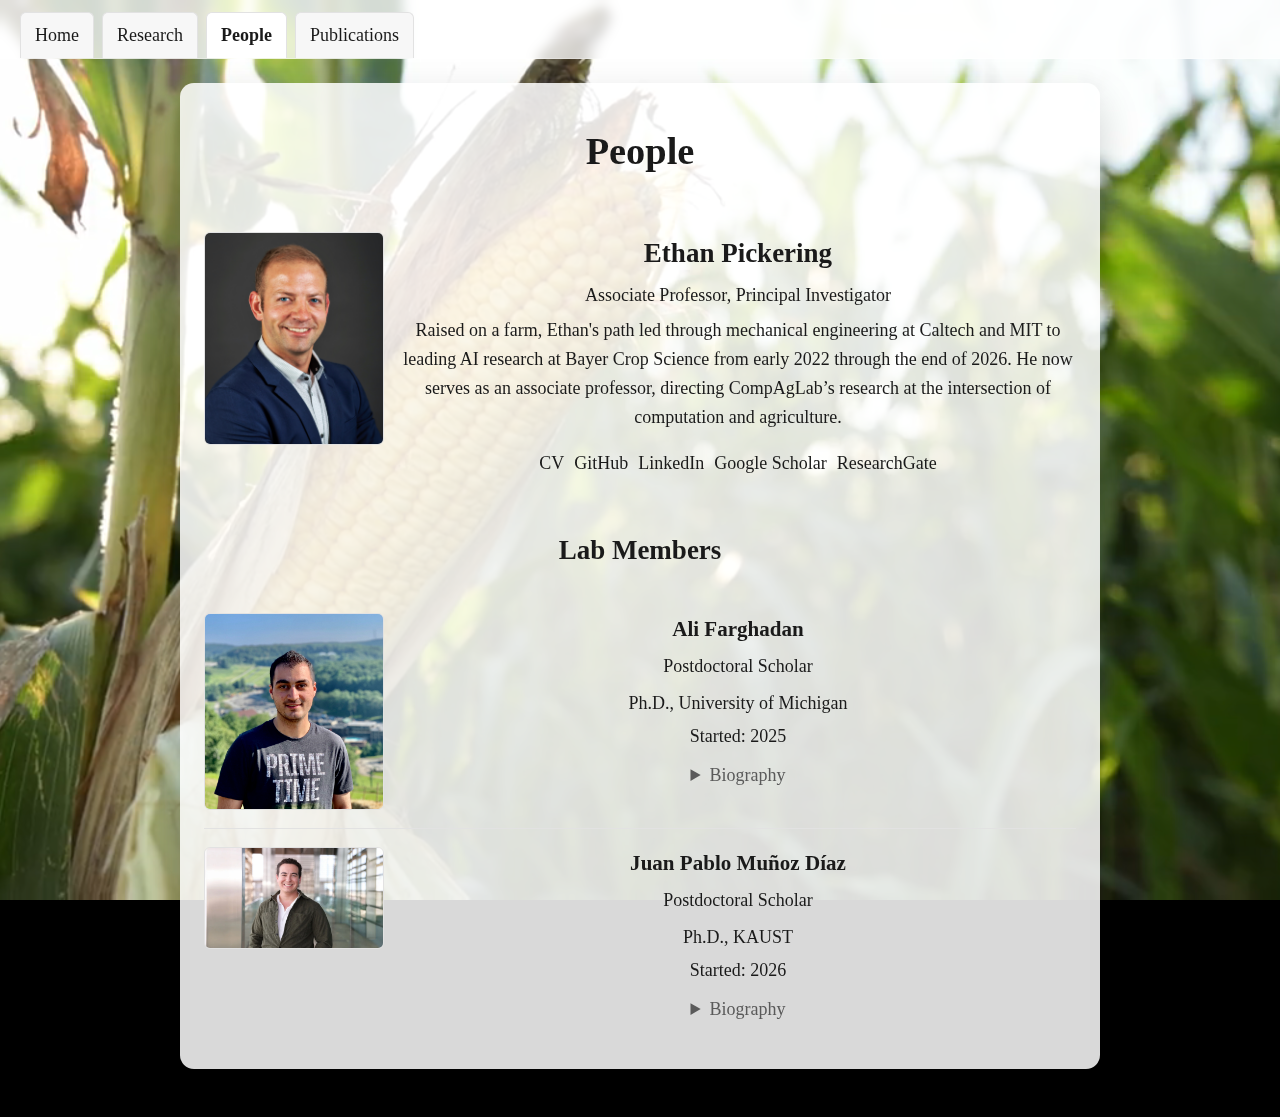
<file: people.html>
<!doctype html>
<html lang="en">
  <head>
    <meta charset="utf-8" />
    <meta name="viewport" content="width=device-width, initial-scale=1" />
    <title>People | CompAgLab</title>
    <link rel="stylesheet" href="styles.css" />
  </head>
  <body class="page-people">
    <div class="site-background" aria-hidden="true">
      <video autoplay muted loop playsinline poster="images/hero/corn-sunset-poster.jpg">
        <source src="videos/corn-sunset.mp4" type="video/mp4" />
      </video>
    </div>
    <header class="site-header">
      <nav aria-label="Primary">
        <ul>
          <li><a href="index.html">Home</a></li>
          <li><a href="research.html">Research</a></li>
          <li><a href="people.html" aria-current="page">People</a></li>
          <li><a href="publications.html">Publications</a></li>
        </ul>
      </nav>
    </header>
    <main>
      <div class="content-panel">
        <h1>People</h1>
        <section class="people-section">
        <article class="person-card">
          <div class="person-photo">
            <img src="images/people/ethan-pickering.JPG" alt="Ethan Pickering" />
          </div>
          <div class="person-meta">
            <h2>Ethan Pickering</h2>
            <p class="person-role">Associate Professor, Principal Investigator</p>
            <p>
              Raised on a farm, Ethan's path led through mechanical engineering
              at Caltech and MIT to leading AI research at Bayer Crop Science
              from early 2022 through the end of 2026. He now serves as an
              associate professor, directing CompAgLab’s research at the
              intersection of computation and agriculture.
            </p>
            <div class="person-links">
              <a href="files/Ethan_Pickering_Curriculum_Vitae.pdf" target="_blank" rel="noreferrer">CV</a>
              <a href="https://github.com/ethan-pickering" target="_blank" rel="noreferrer">GitHub</a>
              <a href="https://www.linkedin.com/in/ethanpickering/" target="_blank" rel="noreferrer">LinkedIn</a>
              <a href="https://scholar.google.com/citations?user=q3KI3-0AAAAJ&hl=en" target="_blank" rel="noreferrer">Google Scholar</a>
              <a href="https://www.researchgate.net/profile/Ethan_Pickering" target="_blank" rel="noreferrer">ResearchGate</a>
            </div>
          </div>
        </article>
        </section>

        <section class="people-section">
          <h2>Lab Members</h2>

        <article class="person-card">
          <div class="person-photo">
            <img src="images/people/ali-farghadan.jpg" alt="Ali Farghadan" />
          </div>
          <div class="person-meta">
            <h3>Ali Farghadan</h3>
            <p class="person-role">Postdoctoral Scholar</p>
            <ul class="person-facts">
              <li>Ph.D., University of Michigan</li>
              <li>Started: 2025</li>
            </ul>
            <details>
              <summary>Biography</summary>
              <p>
                My academic journey began at Sharif University of Technology
                (SUT), where I earned my B.Sc. in Mechanical Engineering. During
                my undergraduate studies, I developed a strong interest in
                computational fluid dynamics (CFD), inspired by the intricate
                interplay between programming, mathematical modeling, and
                physical principles. This passion guided me to Northern Arizona
                University (NAU) for my M.Sc. in Mechanical Engineering, where I
                explored interdisciplinary research at the intersection of
                mechanics and biology.
              </p>
              <p>
                At NAU, I focused on cardiovascular and respiratory flow
                modeling, where I used advanced computational tools to uncover
                new insights into particle dynamics and mass transport. My work
                resulted in several high-impact publications and collaborations
                with leading institutions, igniting my enthusiasm for leveraging
                computational approaches to solve complex problems.
              </p>
              <p>
                I completed a Ph.D. at the University of Michigan under the
                guidance of Dr. Aaron Towne. My research lies at the
                intersection of fluid dynamics, modal analysis, and
                high-performance computing, with a particular focus on
                developing scalable algorithms for analyzing dynamical systems.
                I designed RSVD-Delta t, an efficient algorithm that computes
                resolvent modes with linear scalability, addressing key
                challenges in fluid flow modeling. This algorithm uses
                parallelized computing libraries (PETSc and SLEPc) and has been
                extended to perform harmonic resolvent analysis, enabling
                analysis of periodic flows. This work integrates mathematical
                rigor, algorithmic efficiency, and computational precision to
                address longstanding challenges in fluid dynamics.
              </p>
              <p>
                Through my research, I have developed a deeper appreciation for
                the power of data-driven modeling, optimization, and statistical
                inference in uncovering patterns and solving real-world
                problems. My doctoral work has been guided by principles of
                optimization, from minimizing computational costs in large-scale
                simulations to leveraging data for model validation and
                enhancement. Additionally, my graduate coursework in machine
                learning, Bayesian modeling, and numerical methods has equipped
                me with a robust foundation for applying statistical tools and
                data-driven techniques to complex systems.
              </p>
              <p>
                My ultimate goal is to bridge the gap between computational
                mechanics and data science, contributing to both foundational
                research and practical applications. I am particularly excited
                about opportunities to explore interdisciplinary challenges
                where machine learning, optimization, and physics-based
                modeling converge, whether in fluid mechanics, biomechanics, or
                broader domains.
              </p>
              <p>
                I am now working on building Large Language Models for
                single-cell RNA expression prediction to help design better
                crops.
              </p>
              <p>
                Looking forward, I aim to contribute to groundbreaking research
                that leverages advanced algorithms and data-driven insights to
                tackle critical scientific and engineering challenges.
              </p>
            </details>
          </div>
        </article>

        <article class="person-card">
          <div class="person-photo">
            <img src="images/people/juan-pablo-munoz-diaz.webp" alt="Juan Pablo Muñoz Díaz" />
          </div>
          <div class="person-meta">
            <h3>Juan Pablo Muñoz Díaz</h3>
            <p class="person-role">Postdoctoral Scholar</p>
            <ul class="person-facts">
              <li>Ph.D., KAUST</li>
              <li>Started: 2026</li>
            </ul>
            <details>
              <summary>Biography</summary>
              <p>
                Juan Pablo Muñoz Díaz completed his Ph.D. under the supervision
                of Prof. Jesper Tegnér (KAUST), co-supervised by Dr. Narsis Kiani
                (Karolinska Institutet). His research merges machine learning
                and bifurcation theory to uncover hidden variables in nonlinear
                biological systems. He has conducted collaborative research at
                the University of Cambridge and presented at leading
                international conferences, including the International
                Conference on Systems Biology and the SIAM Conference on
                Dynamical Systems. He is now working on Mechanistic AI for
                modeling biological and crop growth, linking genes to
                intermediate and final phenotypes.
              </p>
            </details>
          </div>
        </article>
        </section>
      </div>
    </main>
  </body>
</html>
</file>
<file: styles.css>
:root {
  color-scheme: light;
  --ink: #1a1a1a;
  --muted: #5a5a5a;
  --border: #e2e2e2;
  --wash: #f7f7f7;
}

* {
  box-sizing: border-box;
}

body {
  font-family: "Georgia", "Times New Roman", serif;
  margin: 0;
  color: var(--ink);
  font-size: 18px;
  line-height: 1.6;
  background: #000000;
}

body.page-research {
  background-image: linear-gradient(
      rgba(255, 255, 255, 0.72),
      rgba(255, 255, 255, 0.72)
    ),
    url("images/backgrounds/smart-ag1.jpeg");
  background-size: cover;
  background-position: center;
  background-attachment: fixed;
}

body.page-publications {
  background-image: linear-gradient(
      rgba(255, 255, 255, 0.72),
      rgba(255, 255, 255, 0.72)
    ),
    url("images/backgrounds/corn.jpeg");
  background-size: cover;
  background-position: center;
  background-attachment: fixed;
}

.site-header {
  border-bottom: 1px solid rgba(255, 255, 255, 0.25);
  padding: 12px 20px 0;
  background: rgba(255, 255, 255, 0.75);
  backdrop-filter: blur(6px);
  position: sticky;
  top: 0;
  z-index: 10;
}

.site-header ul {
  list-style: none;
  margin: 0;
  padding: 0;
  display: flex;
  gap: 8px;
  flex-wrap: wrap;
}

.site-header a {
  display: inline-block;
  padding: 8px 14px;
  border: 1px solid var(--border);
  border-bottom: none;
  background: var(--wash);
  text-decoration: none;
  color: var(--ink);
  border-top-left-radius: 6px;
  border-top-right-radius: 6px;
}

.site-header a[aria-current="page"] {
  background: #ffffff;
  font-weight: 600;
}

main {
  padding: 24px 20px 48px;
  max-width: 960px;
  margin: 0 auto;
  text-align: center;
}

.site-background {
  position: fixed;
  inset: 0;
  z-index: -2;
  overflow: hidden;
}

.site-background video {
  width: 100%;
  height: 100%;
  object-fit: cover;
}

.content-panel {
  background: rgba(255, 255, 255, 0.85);
  color: var(--ink);
  border-radius: 14px;
  padding: 28px 24px;
  box-shadow: 0 18px 40px rgba(0, 0, 0, 0.18);
}

body.page-home .content-panel {
  background: rgba(0, 0, 0, 0.38);
  box-shadow: none;
}

body.page-home main {
  font-size: 1.25em;
  padding-left: 4px;
  padding-right: 4px;
  max-width: 1400px;
}

body.page-home main p {
  margin: 0 0 12px;
}

body.page-home .hero-content {
  padding: 12px 4px;
  max-width: 1400px;
}

body.page-home .hero-content h1 {
  margin-top: 48px;
}

body.page-home .hero-content p {
  font-size: 1.1em;
  line-height: 1.75;
  margin-bottom: 26px;
}

.uga {
  color: #ba0c2f;
  font-weight: 700;
}

.content-panel h1,
.content-panel h2,
.content-panel p,
.content-panel li {
  color: var(--ink);
  text-shadow: none;
}

main h1 {
  font-size: 2.4rem;
  margin: 10px 0 18px;
}

main p {
  margin: 0 0 18px;
}

.hero {
  position: relative;
  min-height: 70vh;
  display: flex;
  align-items: center;
  justify-content: center;
  color: #ffffff;
  text-shadow: 0 2px 12px rgba(0, 0, 0, 0.55);
}

.hero-content {
  position: relative;
  z-index: 1;
  padding: 36px 28px;
  max-width: 860px;
}

.hero-content h1 {
  color: #ffffff;
}

.hero-content p {
  color: #f4f4f4;
}

.people-section {
  margin-top: 32px;
}

.person-card {
  display: grid;
  grid-template-columns: 180px 1fr;
  gap: 16px;
  padding: 18px 0;
  border-bottom: 1px solid var(--border);
  text-align: center;
}

.person-card:last-child {
  border-bottom: none;
}

.person-photo img {
  width: 100%;
  height: auto;
  display: block;
  border-radius: 6px;
  border: 1px solid var(--border);
}

.person-meta h2,
.person-meta h3 {
  margin: 0 0 6px;
}

.person-role {
  margin: 0 0 6px;
  color: var(--muted);
}

.person-links {
  display: flex;
  flex-wrap: wrap;
  gap: 10px;
  margin: 8px 0 0;
  justify-content: center;
}

.person-links a {
  text-decoration: none;
  color: var(--ink);
  border-bottom: 1px solid transparent;
}

.person-links a:hover {
  border-bottom-color: var(--ink);
}

.person-meta details {
  margin-top: 10px;
}

.person-meta summary {
  cursor: pointer;
  color: var(--muted);
}

.person-facts {
  margin: 8px 0 0;
  padding: 0;
  list-style: none;
  text-align: center;
}

.person-facts li {
  margin: 0 0 4px;
}

.research-pillars {
  display: flex;
  flex-direction: column;
  gap: 22px;
  margin-top: 20px;
}

.pillar {
  display: grid;
  grid-template-columns: 1fr 220px;
  gap: 18px;
  padding: 18px 0;
  border-bottom: 1px solid var(--border);
  text-align: center;
  align-items: center;
}

.pillar:last-child {
  border-bottom: none;
}

.pillar h2 {
  margin: 0 0 8px;
}

.pillar-media {
  border: 1px dashed var(--border);
  border-radius: 6px;
  display: flex;
  align-items: center;
  justify-content: center;
  min-height: 140px;
  color: var(--muted);
  background: var(--wash);
  text-transform: uppercase;
  letter-spacing: 0.08em;
  font-size: 0.75rem;
}

.pub-year {
  margin-bottom: 28px;
}

.pub-item {
  display: grid;
  grid-template-columns: 180px 1fr;
  gap: 16px;
  padding: 16px 0;
  border-bottom: 1px solid var(--border);
}

.pub-item:last-child {
  border-bottom: none;
}

.pub-image img {
  width: 100%;
  height: auto;
  display: block;
  border-radius: 4px;
  border: 1px solid var(--border);
}

.pub-meta h3 {
  margin: 0 0 6px;
  font-size: 1.1rem;
}

.pub-authors {
  margin: 0 0 6px;
  color: var(--muted);
}

.pub-venue {
  margin: 0 0 10px;
}

.pub-links {
  display: flex;
  flex-wrap: wrap;
  gap: 8px;
  margin-bottom: 8px;
}

.pub-links a {
  display: inline-block;
  padding: 6px 10px;
  border-radius: 999px;
  border: 1px solid var(--border);
  text-decoration: none;
  color: var(--ink);
  background: #fff;
  font-size: 0.9rem;
}

.pub-meta details {
  margin-top: 8px;
}

.pub-meta summary {
  cursor: pointer;
  color: var(--muted);
}

@media (max-width: 700px) {
  .pub-item {
    grid-template-columns: 1fr;
  }

  .pub-image {
    max-width: 220px;
  }

  .person-card {
    grid-template-columns: 1fr;
  }

  .person-photo {
    max-width: 220px;
  }

  .pillar {
    grid-template-columns: 1fr;
  }

  .pillar-media {
    max-width: 220px;
  }
}
</file>
